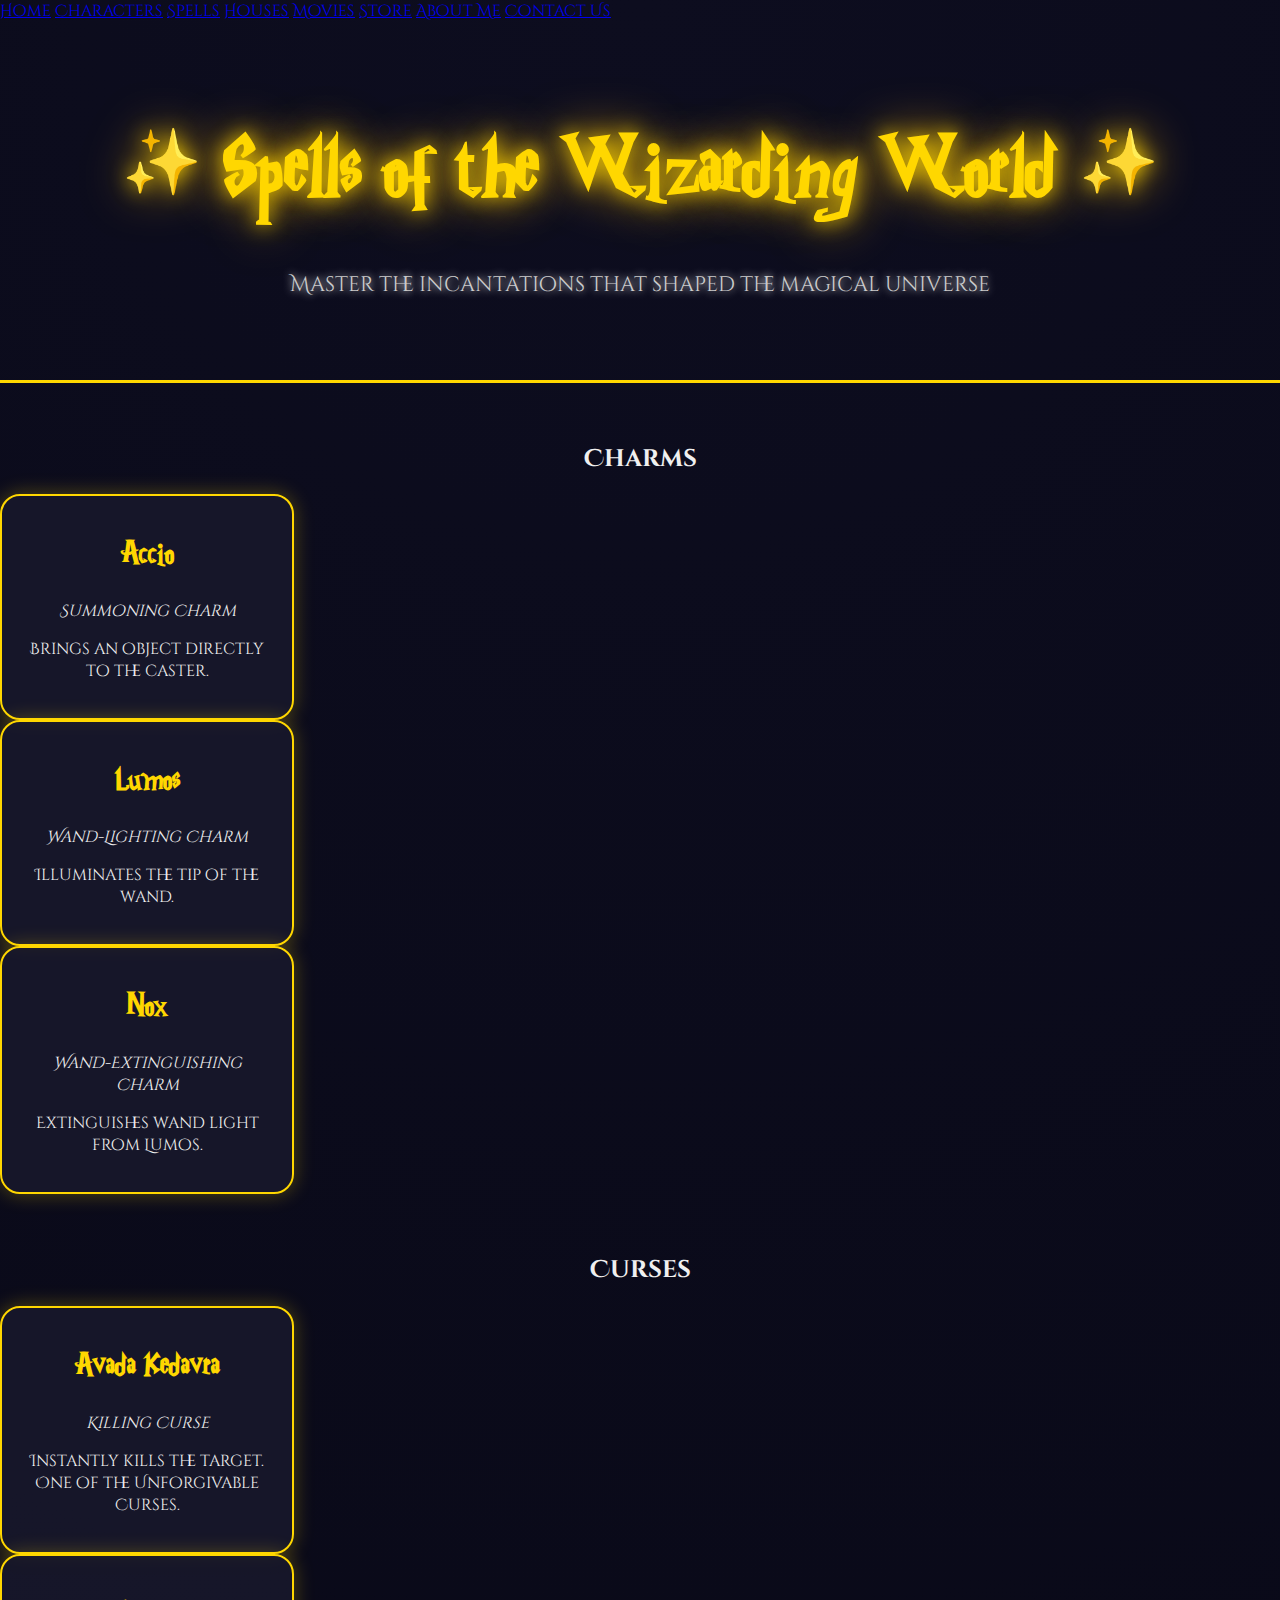
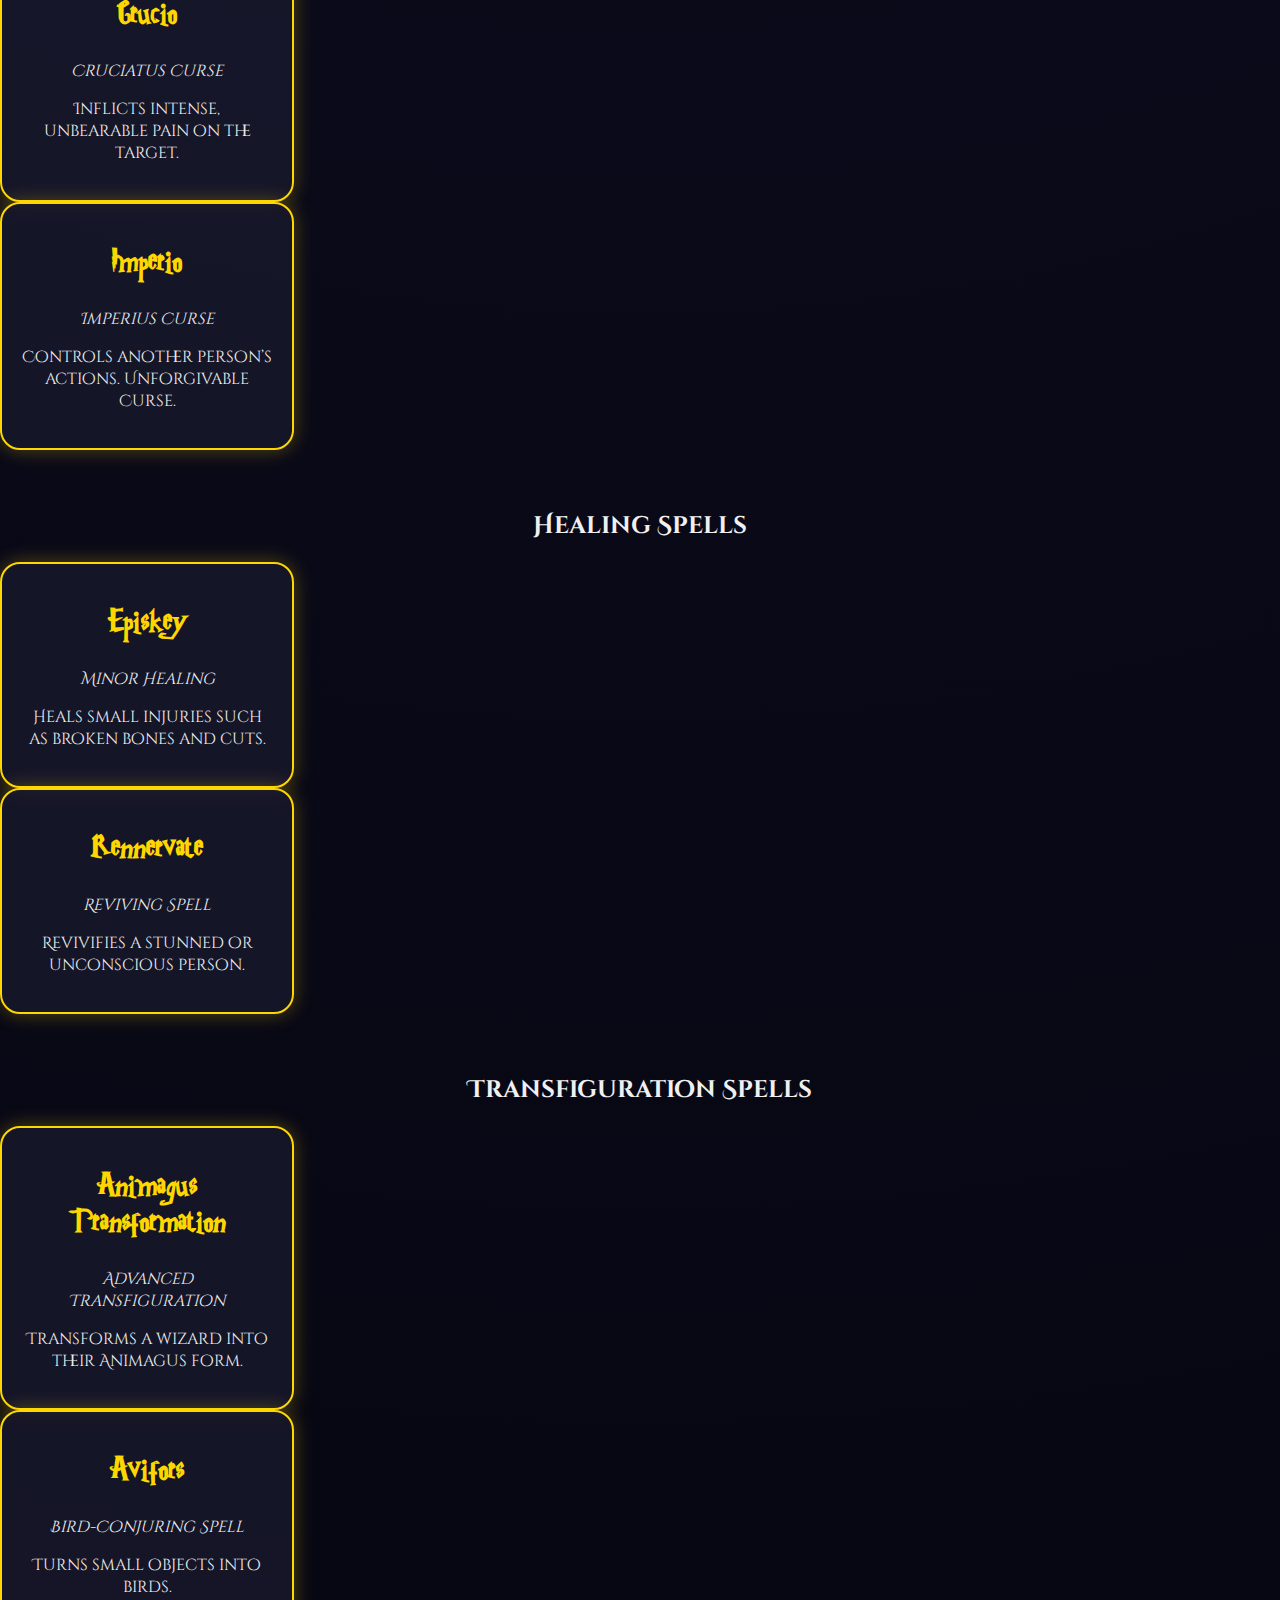
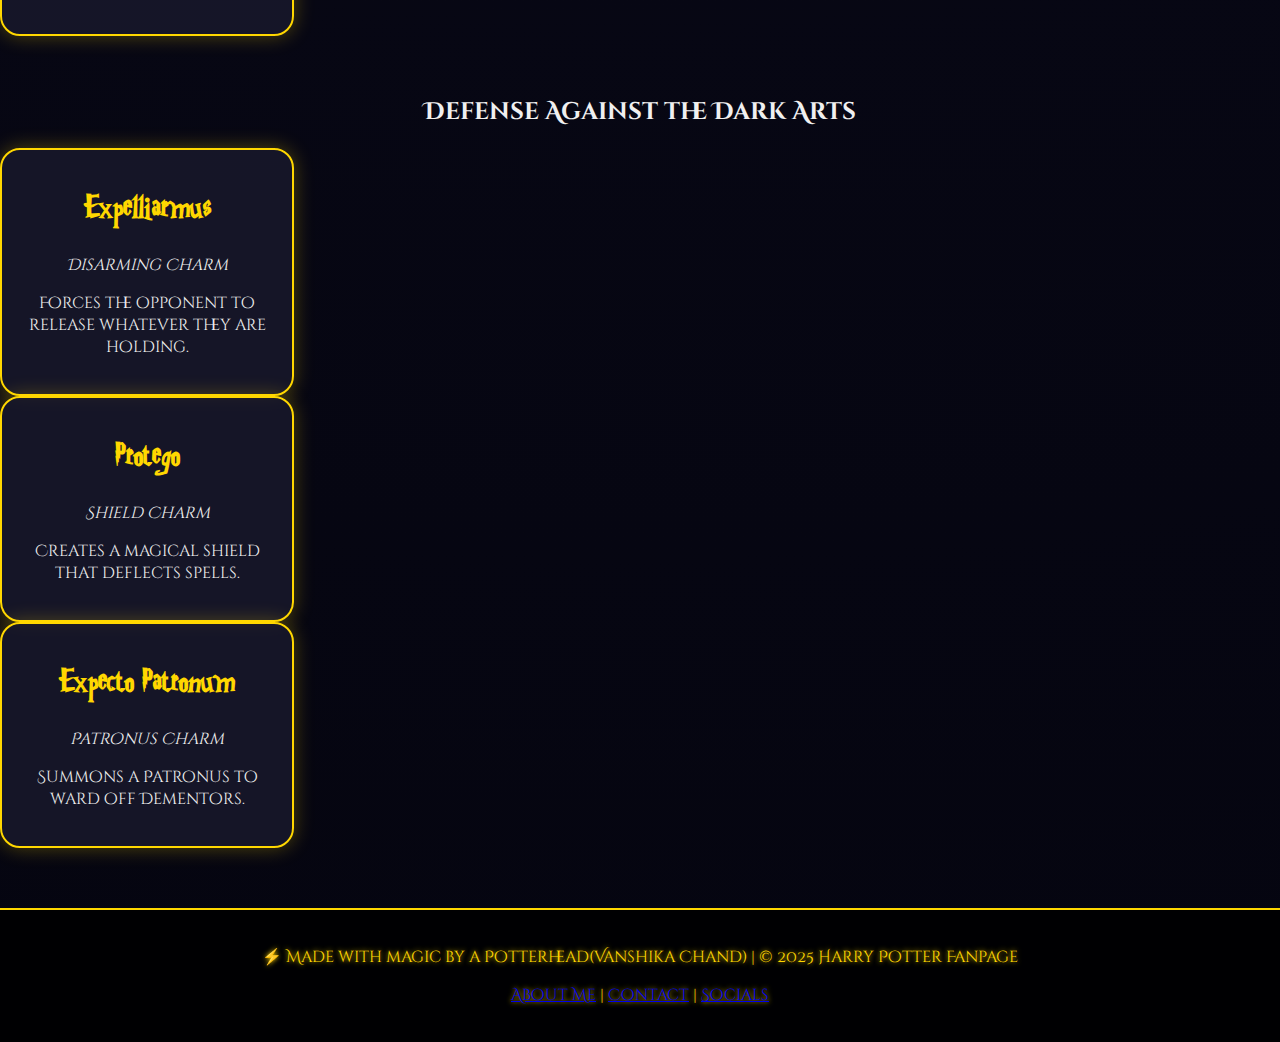
<file: aboutme.html>
<!DOCTYPE html>
<html lang="en">

<head>
  <meta charset="UTF-8">
  <meta name="viewport" content="width=device-width, initial-scale=1.0">
  <title>Harry Potter Spells</title>
  <link href="https://fonts.googleapis.com/css2?family=Cinzel+Decorative:wght@700&display=swap" rel="stylesheet">
  <link rel="stylesheet" href="spells.css">
</head>

<body>

  <!-- ===== Navigation ===== -->
  <nav>
    <a href="index.html">Home</a>
    <a href="Characters.html">Characters</a>
    <a href="spells.html">Spells</a>
    <a href="#">Houses</a>
    <a href="#">Movies</a>
    <a href="#">Store</a>
    <a href="aboutme.html">About Me</a>
    <a href="contactus.html">Contact Us</a>
  </nav>

  <!-- ===== Header ===== -->
  <header>
    <h1>✨ Spells of the Wizarding World ✨</h1>
    <p>Master the incantations that shaped the magical universe</p>
  </header>

  <div class="main">

    <!-- ===== Charms ===== -->
    <section class="spells-section">
      <h2>Charms</h2>
      <div class="spell-grid">
        <div class="spell-card">
          <h3>Accio</h3>
          <p><em>Summoning Charm</em></p>
          <p>Brings an object directly to the caster.</p>
        </div>
        <div class="spell-card">
          <h3>Lumos</h3>
          <p><em>Wand-Lighting Charm</em></p>
          <p>Illuminates the tip of the wand.</p>
        </div>
        <div class="spell-card">
          <h3>Nox</h3>
          <p><em>Wand-Extinguishing Charm</em></p>
          <p>Extinguishes wand light from Lumos.</p>
        </div>
      </div>
    </section>

    <!-- ===== Curses ===== -->
    <section class="spells-section">
      <h2>Curses</h2>
      <div class="spell-grid">
        <div class="spell-card">
          <h3>Avada Kedavra</h3>
          <p><em>Killing Curse</em></p>
          <p>Instantly kills the target. One of the Unforgivable Curses.</p>
        </div>
        <div class="spell-card">
          <h3>Crucio</h3>
          <p><em>Cruciatus Curse</em></p>
          <p>Inflicts intense, unbearable pain on the target.</p>
        </div>
        <div class="spell-card">
          <h3>Imperio</h3>
          <p><em>Imperius Curse</em></p>
          <p>Controls another person’s actions. Unforgivable Curse.</p>
        </div>
      </div>
    </section>

    <!-- ===== Healing Spells ===== -->
    <section class="spells-section">
      <h2>Healing Spells</h2>
      <div class="spell-grid">
        <div class="spell-card">
          <h3>Episkey</h3>
          <p><em>Minor Healing</em></p>
          <p>Heals small injuries such as broken bones and cuts.</p>
        </div>
        <div class="spell-card">
          <h3>Rennervate</h3>
          <p><em>Reviving Spell</em></p>
          <p>Revivifies a stunned or unconscious person.</p>
        </div>
      </div>
    </section>

    <!-- ===== Transfiguration ===== -->
    <section class="spells-section">
      <h2>Transfiguration Spells</h2>
      <div class="spell-grid">
        <div class="spell-card">
          <h3>Animagus Transformation</h3>
          <p><em>Advanced Transfiguration</em></p>
          <p>Transforms a wizard into their Animagus form.</p>
        </div>
        <div class="spell-card">
          <h3>Avifors</h3>
          <p><em>Bird-Conjuring Spell</em></p>
          <p>Turns small objects into birds.</p>
        </div>
      </div>
    </section>

    <!-- ===== Defense Against the Dark Arts ===== -->
    <section class="spells-section">
      <h2>Defense Against the Dark Arts</h2>
      <div class="spell-grid">
        <div class="spell-card">
          <h3>Expelliarmus</h3>
          <p><em>Disarming Charm</em></p>
          <p>Forces the opponent to release whatever they are holding.</p>
        </div>
        <div class="spell-card">
          <h3>Protego</h3>
          <p><em>Shield Charm</em></p>
          <p>Creates a magical shield that deflects spells.</p>
        </div>
        <div class="spell-card">
          <h3>Expecto Patronum</h3>
          <p><em>Patronus Charm</em></p>
          <p>Summons a Patronus to ward off Dementors.</p>
        </div>
      </div>
    </section>
  </div>

  <!-- ===== Footer ===== -->
  <footer>
    <p>⚡ Made with magic by a Potterhead(Vanshika Chand) | © 2025 Harry Potter Fanpage</p>
    <p>
      <a href="aboutme.html">About Me</a> |
      <a href="contactus.html">Contact</a> |
      <a href="#">Socials</a>
    </p>
  </footer>

</body>

</html>
</file>
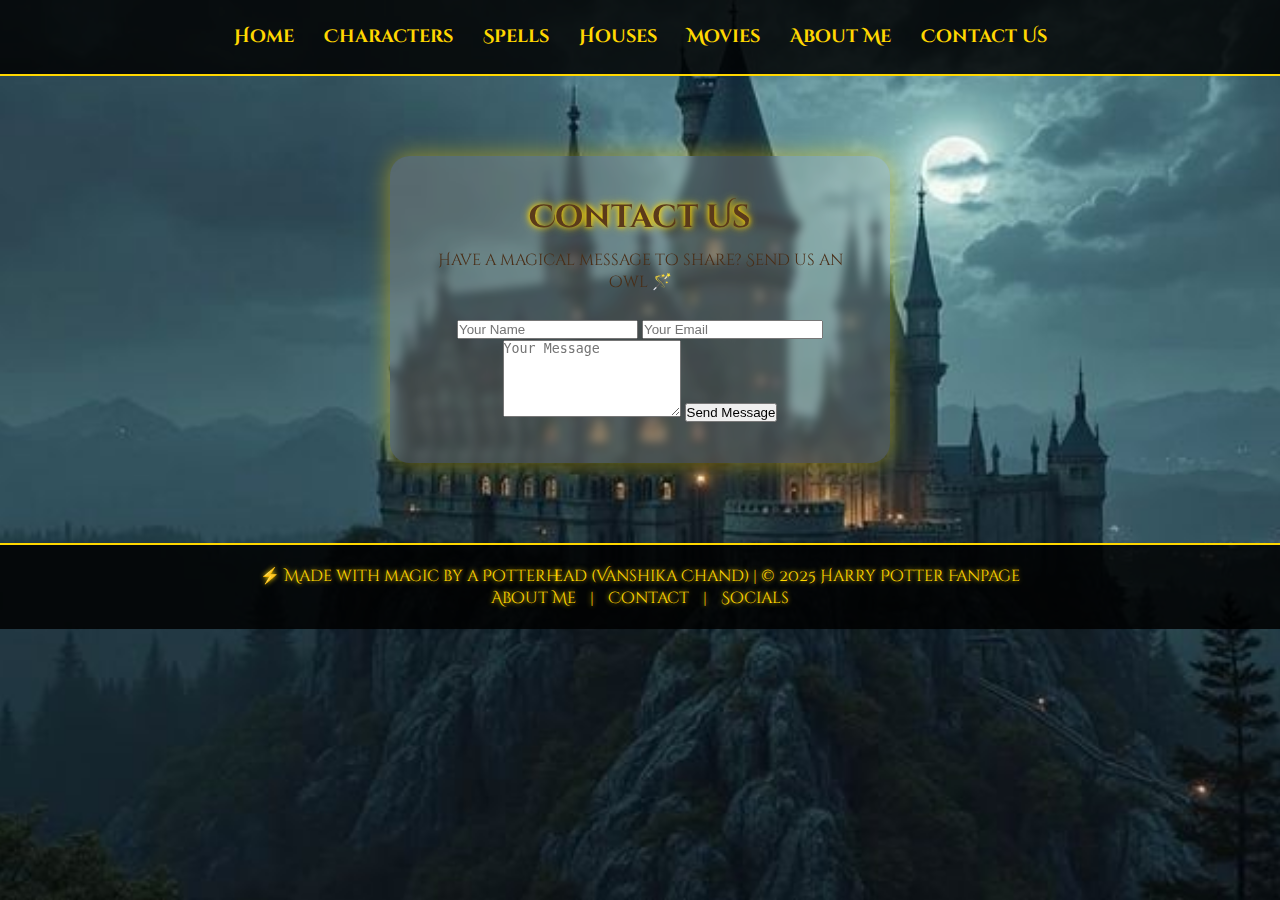
<file: contactus.html>
<!DOCTYPE html>
<html lang="en">

<head>
  <meta charset="UTF-8">
  <meta name="viewport" content="width=device-width, initial-scale=1.0">
  <title>Contact Us | Harry Potter Fanpage</title>
  <link href="https://fonts.googleapis.com/css2?family=Cinzel+Decorative:wght@700&display=swap" rel="stylesheet">
  <link rel="stylesheet" href="contactus.css">
</head>

<body>
  <!-- Navigation -->
  <nav>
    <a href="index.html">Home</a>
    <a href="#">Characters</a>
    <a href="#">Spells</a>
    <a href="#">Houses</a>
    <a href="#">Movies</a>
    <a href="aboutme.html">About Me</a>
    <a href="contactus.html">Contact Us</a>
  </nav>

  <!-- Contact Section -->
  <div class="contact-container">
    <div class="contact-card">
      <h2>Contact Us</h2>
      <p>Have a magical message to share? Send us an owl 🪄</p>
      <form>
        <input type="text" placeholder="Your Name" required>
        <input type="email" placeholder="Your Email" required>
        <textarea rows="5" placeholder="Your Message" required></textarea>
        <button type="submit">Send Message</button>
      </form>
    </div>
  </div>

  <!-- Footer -->
  <footer>
    <p>⚡ Made with magic by a Potterhead (Vanshika Chand) | © 2025 Harry Potter Fanpage</p>
    <p>
      <a href="aboutme.html">About Me</a> |
      <a href="contactus.css">Contact</a> |
      <a href="#">Socials</a>
    </p>
  </footer>
</body>

</html>
</file>
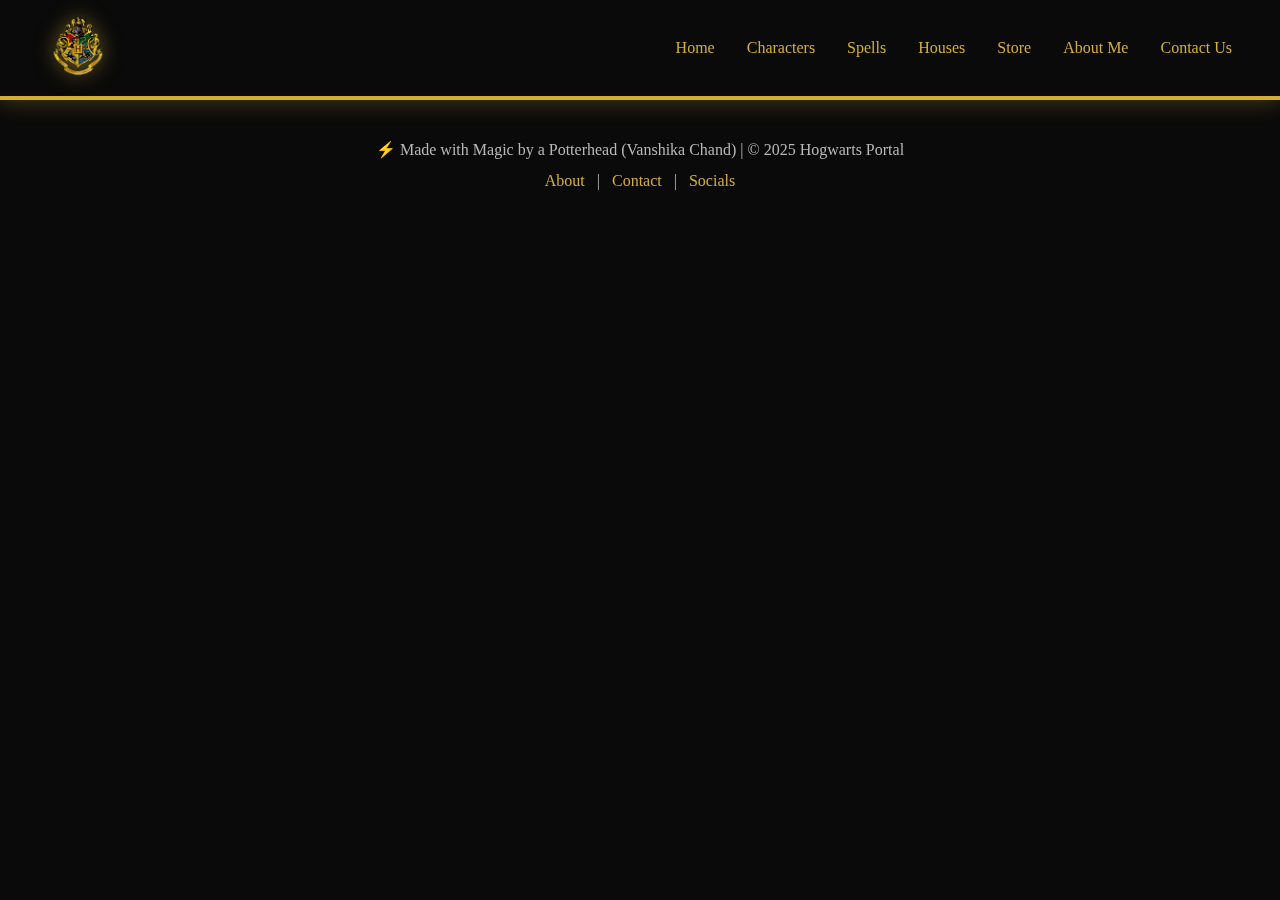
<file: houses.html>
<!DOCTYPE html>
<html lang="en">
<head>
  <meta charset="UTF-8">
  <meta name="viewport" content="width=device-width, initial-scale=1.0">
  <title>Document</title>
  <link rel="stylesheet" href="css/index.css">
</head>
<body>
  <header class="navbar">
  <div class="logo">
    <img src="media/hogwarts-crest.png" alt="Hogwarts Crest">
  </div>

  <!-- Hamburger Checkbox -->
  <input type="checkbox" id="menu-toggle" />
  <label for="menu-toggle" class="menu-icon">&#9776;</label>

  <!-- Nav Links -->
  <nav class="nav-links">
    <a href="index.html">Home</a>
    <a href="characters.html">Characters</a>
    <a href="spells.html">Spells</a>
    <a href="houses.html">Houses</a>
    <a href="store.html">Store</a>
    <a href="about.html">About Me</a>
    <a href="contact.html">Contact Us</a>
  </nav>
</header>


<footer class="footer">
  <p>⚡ Made with Magic by a Potterhead (Vanshika Chand) | © 2025 Hogwarts Portal</p>
  <p>
    <a href="about.html">About</a> |
    <a href="contact.html">Contact</a> |
    <a href="https://www.linkedin.com/in/vanshika-chand-b1a316324/" target="_blank">Socials</a>
  </p>
</footer>

</body>
</html>
</file>
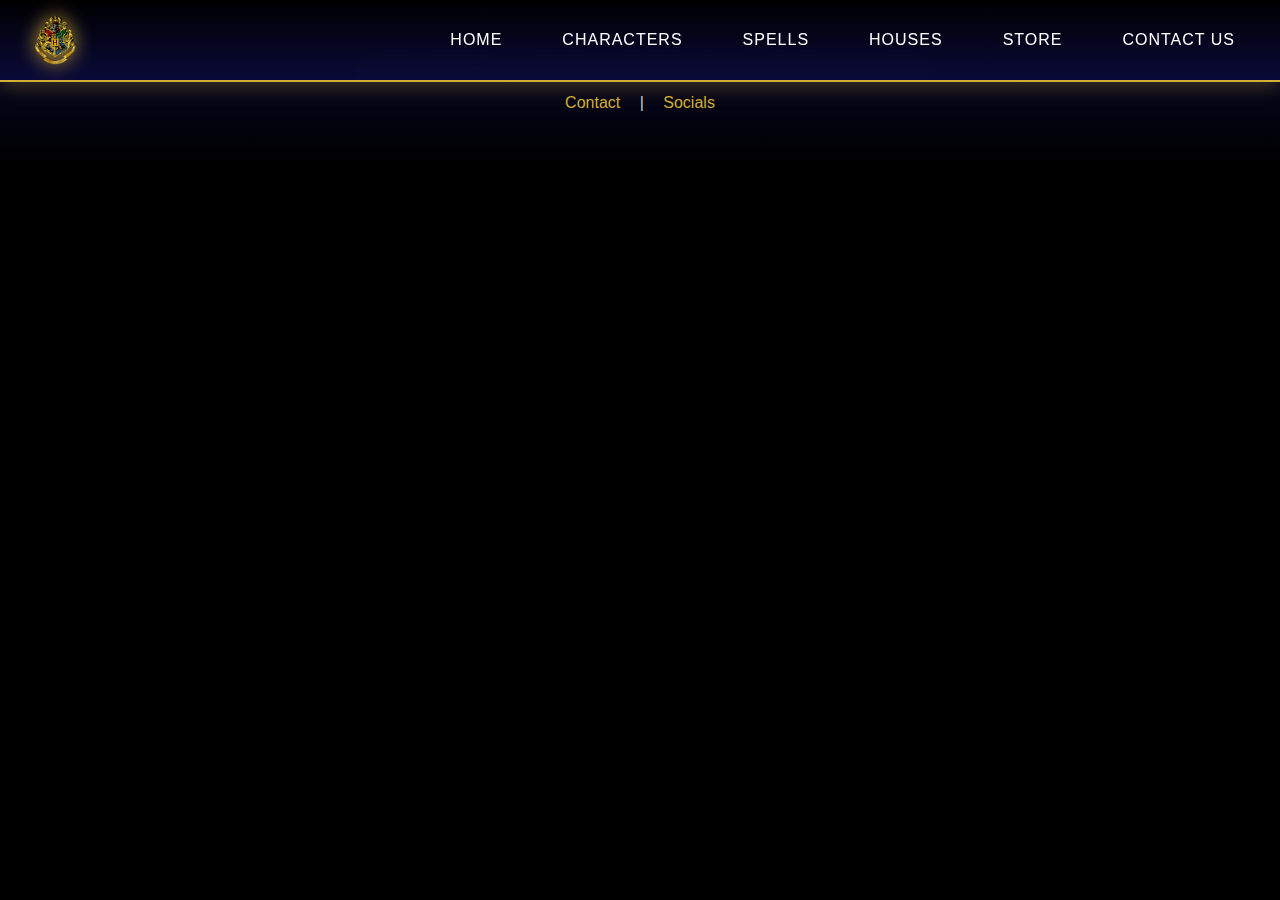
<file: movies.html>
<!DOCTYPE html>
<html lang="en">
<head>
  <meta charset="UTF-8">
  <meta name="viewport" content="width=device-width, initial-scale=1.0">
  <title>Document</title>
  <link rel="stylesheet" href="css/movies.css">
</head>
<body>
  <header class="navbar">
  <div class="logo">
    <img src="media/hogwarts-crest.png" alt="Hogwarts Crest">
  </div>

  <!-- Hamburger Checkbox -->
  <input type="checkbox" id="menu-toggle" />
  <label for="menu-toggle" class="menu-icon">&#9776;</label>

  <!-- Nav Links -->
  <nav class="nav-links">
    <a href="index.html">Home</a>
    <a href="characters.html">Characters</a>
    <a href="spells.html">Spells</a>
    <a href="houses.html">Houses</a>
    <a href="store.html">Store</a>
    <a href="contactus.html">Contact Us</a>
  </nav>
</header>


<footer class="footer">
  <p>⚡ Made with Magic by a Potterhead (Vanshika Chand) | © 2025 Hogwarts Portal</p>
  <p>
    <a href="contactus.html">Contact</a> |
    <a href="https://www.linkedin.com/in/vanshika-chand-b1a316324/" target="_blank">Socials</a>
  </p>
</footer>

</body>
</html>
</file>
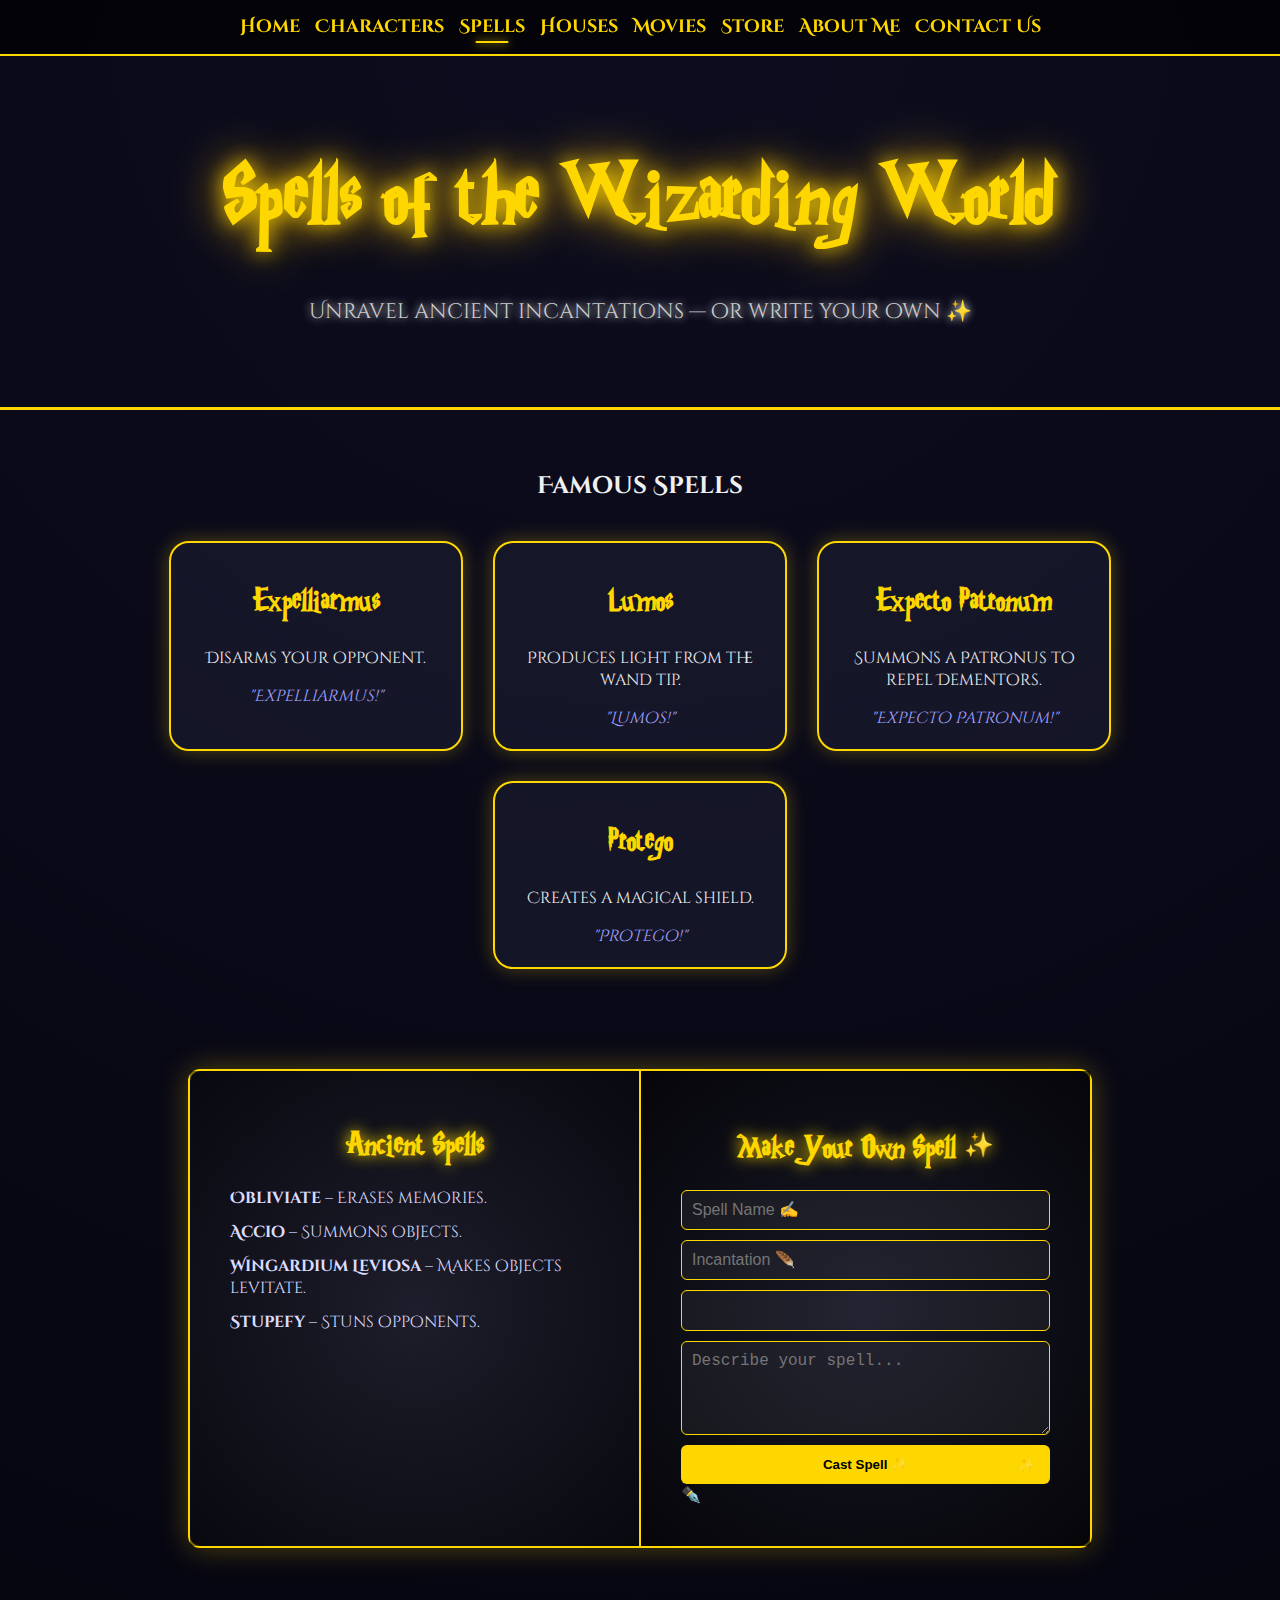
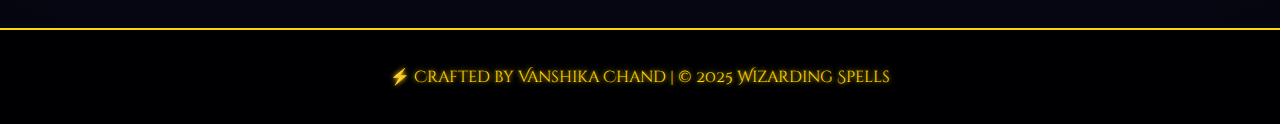
<file: spells.html>
<!DOCTYPE html>
<html lang="en">
<head>
  <meta charset="UTF-8">
  <meta name="viewport" content="width=device-width, initial-scale=1.0">
  <title>Wizarding Spells</title>
  <link href="https://fonts.googleapis.com/css2?family=Cinzel+Decorative:wght@700&display=swap" rel="stylesheet">
  <link rel="stylesheet" href="spells.css">
</head>
<body>

  <!-- ===== Fog Background ===== -->
  <div class="fog-layer"></div>
  <div class="fog-layer"></div>

  <!-- ===== NAVBAR ===== -->
  <nav class="nav-bar">
    <input type="checkbox" id="nav-toggle" class="nav-toggle">
    <label for="nav-toggle" class="hamburger">
      <span></span><span></span><span></span>
    </label>

    <div class="nav-links">
      <a href="index.html">Home</a>
      <a href="characters.html">Characters</a>
      <a href="spells.html" class="active">Spells</a>
      <a href="houses.html">Houses</a>
      <a href="movies.html">Movies</a>
      <a href="store.html">Store</a>
      <a href="aboutme.html">About Me</a>
      <a href="contactus.html">Contact Us</a>
    </div>
  </nav>

  <!-- ===== HEADER ===== -->
  <header>
    <h1>Spells of the Wizarding World</h1>
    <p>Unravel ancient incantations — or write your own ✨</p>
  </header>

  <!-- ===== FAMOUS SPELLS ===== -->
  <section class="spells-section">
    <h2>Famous Spells</h2>
    <div class="spells-grid">
      <div class="spell-card">
        <h3>Expelliarmus</h3>
        <p>Disarms your opponent.</p>
        <span class="incantation">"Expelliarmus!"</span>
      </div>
      <div class="spell-card">
        <h3>Lumos</h3>
        <p>Produces light from the wand tip.</p>
        <span class="incantation">"Lumos!"</span>
      </div>
      <div class="spell-card">
        <h3>Expecto Patronum</h3>
        <p>Summons a Patronus to repel Dementors.</p>
        <span class="incantation">"Expecto Patronum!"</span>
      </div>
      <div class="spell-card">
        <h3>Protego</h3>
        <p>Creates a magical shield.</p>
        <span class="incantation">"Protego!"</span>
      </div>
    </div>
  </section>

  <!-- ===== SPELLBOOK SECTION ===== -->
  <section class="spellbook">
    <div class="book">
      <div class="page left">
        <h2>Ancient Spells</h2>
        <ul>
          <li><b>Obliviate</b> – Erases memories.</li>
          <li><b>Accio</b> – Summons objects.</li>
          <li><b>Wingardium Leviosa</b> – Makes objects levitate.</li>
          <li><b>Stupefy</b> – Stuns opponents.</li>
        </ul>
      </div>

      <div class="page right">
        <h2>Make Your Own Spell ✨</h2>
        <form>
          <input type="text" placeholder="Spell Name ✍️" required>
          <input type="text" placeholder="Incantation 🪶" required>
          <select>
            <option>Charm</option>
            <option>Curse</option>
            <option>Hex</option>
            <option>Enchantment</option>
          </select>
          <textarea placeholder="Describe your spell..." rows="4"></textarea>
          <button class="cast-btn">Cast Spell ✨</button>
        </form>
        <div class="floating-quill">✒️</div>
      </div>
    </div>
  </section>

  <!-- ===== FOOTER ===== -->
  <footer>
    <p>⚡ Crafted by Vanshika Chand | © 2025 Wizarding Spells</p>
  </footer>

</body>
</html>
</file>
<file: spells.css>
@font-face {
  font-family: 'harrypotter';
  src: url(media/HarryPotter-ov4z.ttf);
}

body {
  font-family: 'Cinzel Decorative', serif;
  background: radial-gradient(circle at top, #0d0d1f, #050510);
  color: #f0f0f0;
  margin: 0;
  padding: 0;
  overflow-x: hidden;
  position: relative;
}

/* ===== NAVBAR (same as index) ===== */
.nav-bar {
  position: sticky;
  top: 0;
  background: rgba(0, 0, 0, 0.7);
  padding: 15px;
  border-bottom: 2px solid gold;
  display: flex;
  justify-content: center;
  align-items: center;
  backdrop-filter: blur(6px);
  z-index: 10;
}

.nav-links {
  display: flex;
  flex-wrap: wrap;
  justify-content: center;
  gap: 15px;
}

.nav-links a {
  color: gold;
  font-weight: bold;
  text-decoration: none;
  font-size: 1.1rem;
  text-shadow: 0 0 5px black;
  position: relative;
  transition: 0.3s;
}

.nav-links a.active::after {
  content: '';
  position: absolute;
  left: 50%;
  bottom: -4px;
  transform: translateX(-50%);
  width: 50%;
  height: 2px;
  background: gold;
  box-shadow: 0 0 10px gold;
  border-radius: 2px;
}

.nav-links a:hover {
  color: white;
  text-shadow: 0 0 15px gold;
}

.hamburger {
  display: none;
  flex-direction: column;
  cursor: pointer;
  width: 30px;
  height: 22px;
  justify-content: space-between;
  position: absolute;
  right: 20px;
  top: 15px;
}

.hamburger span {
  display: block;
  height: 4px;
  background: gold;
  border-radius: 2px;
  transition: 0.3s;
}

.nav-toggle {
  display: none;
}

/* ===== MOBILE MENU ===== */
@media (max-width: 850px) {
  .nav-links {
    position: absolute;
    top: 60px;
    left: 0;
    right: 0;
    background: rgba(0, 0, 0, 0.85);
    flex-direction: column;
    align-items: center;
    max-height: 0;
    overflow: hidden;
    transition: max-height 0.4s ease;
    border-bottom: 2px solid gold;
  }

  .nav-toggle:checked ~ .nav-links {
    max-height: 500px;
  }

  .hamburger {
    display: flex;
  }

  .nav-links a {
    padding: 10px;
    width: 100%;
    text-align: center;
  }

  .nav-toggle:checked + .hamburger span:nth-child(1) {
    transform: rotate(45deg) translate(5px, 5px);
  }
  .nav-toggle:checked + .hamburger span:nth-child(2) {
    opacity: 0;
  }
  .nav-toggle:checked + .hamburger span:nth-child(3) {
    transform: rotate(-45deg) translate(5px, -5px);
  }
}

/* ===== HEADER ===== */
header {
  text-align: center;
  padding: 60px 20px;
  border-bottom: 3px solid gold;
}

header h1 {
  font-family: 'harrypotter';
  font-size: 4rem;
  color: gold;
  text-shadow: 0 0 20px gold, 0 0 50px #ffb400;
  animation: glow 3s infinite alternate;
}

@keyframes glow {
  from { text-shadow: 0 0 10px #ffd700; }
  to { text-shadow: 0 0 25px #ffcc00, 0 0 60px #ffd700; }
}

header p {
  font-size: 1.3rem;
  color: #ccc;
  text-shadow: 0 0 8px #fff;
}

/* ===== SPELL CARDS ===== */
.spells-section {
  margin: 60px 0;
  text-align: center;
}

.spells-grid {
  display: flex;
  flex-wrap: wrap;
  justify-content: center;
  gap: 30px;
  padding: 20px;
}

.spell-card {
  background: rgba(25, 25, 45, 0.8);
  border: 2px solid gold;
  border-radius: 20px;
  padding: 20px;
  width: 250px;
  text-align: center;
  box-shadow: 0 0 20px rgba(255, 215, 0, 0.3);
  transition: transform 0.4s, box-shadow 0.4s;
  position: relative;
}

.spell-card:hover {
  transform: translateY(-10px) scale(1.05);
  box-shadow: 0 0 30px gold, 0 0 80px #ffb400;
}

.spell-card h3 {
  color: gold;
  font-family: 'harrypotter';
  font-size: 1.5rem;
}

.spell-card .incantation {
  display: block;
  margin-top: 10px;
  color: #a3a3ff;
  font-style: italic;
}

/* ===== SPELLBOOK ===== */
.spellbook {
  display: flex;
  flex-direction: column;
  align-items: center;
  margin: 80px auto;
}

.book {
  display: flex;
  background: rgba(20, 20, 35, 0.8);
  border: 2px solid gold;
  border-radius: 12px;
  box-shadow: 0 0 30px rgba(255, 215, 0, 0.3);
  width: 90%;
  max-width: 900px;
  position: relative;
  animation: openBook 2s ease forwards;
}

@keyframes openBook {
  from { transform: rotateY(90deg); opacity: 0; }
  to { transform: rotateY(0); opacity: 1; }
}

.page {
  flex: 1;
  padding: 40px;
  color: #e8e8ff;
}

.page.left {
  border-right: 2px solid gold;
  background: radial-gradient(circle at center, rgba(255,255,255,0.05), rgba(0,0,0,0.5));
}

.page.right {
  background: radial-gradient(circle at center, rgba(255,255,255,0.03), rgba(0,0,0,0.7));
}

.page h2 {
  color: gold;
  text-align: center;
  text-shadow: 0 0 15px gold;
  font-family: 'harrypotter';
}

.page ul {
  list-style: none;
  padding: 0;
}

.page li {
  margin: 12px 0;
  color: #dcdcff;
}

/* ===== SPELL FORM ===== */
form {
  display: flex;
  flex-direction: column;
  gap: 10px;
}

input, select, textarea {
  padding: 10px;
  border-radius: 6px;
  border: 1px solid gold;
  background: rgba(255, 255, 255, 0.05);
  color: rgba(0, 0, 0, 0);
  font-size: 1rem;
}

.cast-btn {
  background: gold;
  color: black;
  border: none;
  border-radius: 6px;
  padding: 12px;
  font-weight: bold;
  cursor: pointer;
  transition: all 0.3s ease;
  position: relative;
  overflow: hidden;
}

.cast-btn:hover {
  background: #ffcc00;
  box-shadow: 0 0 20px gold;
}

.cast-btn::after {
  content: "✨";
  position: absolute;
  right: 15px;
  top: 50%;
  transform: translateY(-50%);
}

/* ===== Hidden New Spell Card ===== */
.new-spell {
  margin-top: 40px;
  padding: 20px;
  background: rgba(30,30,60,0.7);
  border: 2px solid gold;
  border-radius: 15px;
  width: 60%;
  text-align: center;
  color: #f0f0f0;
  box-shadow: 0 0 20px gold;
  animation: fadeInSpell 4s ease forwards;
}

@keyframes fadeInSpell {
  0% { opacity: 0; transform: translateY(20px); }
  100% { opacity: 1; transform: translateY(0); }
}

/* ===== FOOTER ===== */
footer {
  background: rgba(0,0,0,0.85);
  color: gold;
  text-align: center;
  padding: 20px;
  border-top: 2px solid gold;
  text-shadow: 0 0 5px gold;
}
</file>
<file: css/index.css>
/* ========================================
   HARRY POTTER FANPAGE - DARK HOGWARTS THEME
   FULLY CINEMATIC VERSION WITH BACKGROUND VIDEO
   ======================================== */

/* FONT IMPORT */
@font-face {
    font-family: 'HarryPotter';
    src: url('../media/HarryPotter-ov4z.ttf') format('truetype');
    font-weight: normal;
    font-style: normal;
}

/* GLOBAL RESET & BASE STYLES */
* {
    margin: 0;
    padding: 0;
    box-sizing: border-box;
}

body {
    font-family: 'Cinzel', 'Georgia', serif;
    background-color: #0a0a0a;
    color: #d4d4d4;
    overflow-x: hidden;
    cursor: url('../media/cursor.cur'), auto;
}

a {
    cursor: url('../media/pointer.cur'), pointer;
}

/* ========================================
   INTRO TOGGLE MECHANISM (PURE CSS)
   ======================================== */
.intro-toggle {
    display: none;
}

/* ========================================
   INTRO SCREEN SECTION
   ======================================== */
.intro-screen {
    position: fixed;
    top: 0;
    left: 0;
    width: 100%;
    height: 100vh;
    background: #000000;
    display: flex;
    align-items: center;
    justify-content: center;
    z-index: 9999;
    opacity: 1;
    visibility: visible;
    transition: opacity 1.5s ease-out, visibility 1.5s ease-out;
}

/* When checkbox is checked, hide intro screen */
.intro-toggle:checked ~ .intro-screen {
    opacity: 0;
    visibility: hidden;
    pointer-events: none;
}

#particles-js {
    position: absolute;
    width: 100%;
    height: 100%;
    top: 0;
    left: 0;
}

.intro-content {
    position: relative;
    z-index: 10;
    text-align: center;
    animation: fadeInUp 2s ease-out;
}

.intro-crest {
    width: 200px;
    height: auto;
    margin-bottom: 30px;
    animation: floatCrest 3s ease-in-out infinite;
    filter: drop-shadow(0 0 20px rgba(212, 175, 55, 0.5));
}

.intro-title {
    font-family: 'HarryPotter', serif;
    font-size: 4rem;
    color: #d4af37;
    margin-bottom: 40px;
    text-shadow: 0 0 20px rgba(212, 175, 55, 0.7);
    letter-spacing: 3px;
}

.start-btn {
    font-family: 'HarryPotter', serif;
    font-size: 1.5rem;
    padding: 18px 45px;
    background: linear-gradient(135deg, #d4af37, #f4e5a1);
    color: #1a1a1a;
    border: none;
    border-radius: 8px;
    cursor: url('../media/pointer.cur'), pointer;
    transition: all 0.4s ease;
    box-shadow: 0 0 30px rgba(212, 175, 55, 0.6);
    position: relative;
    overflow: hidden;
    display: inline-block;
}

.start-btn:before {
    content: '';
    position: absolute;
    top: 50%;
    left: 50%;
    width: 0;
    height: 0;
    border-radius: 50%;
    background: rgba(255, 255, 255, 0.3);
    transform: translate(-50%, -50%);
    transition: width 0.6s, height 0.6s;
}

.start-btn:hover:before {
    width: 300px;
    height: 300px;
}

.start-btn:hover {
    transform: scale(1.08);
    box-shadow: 0 0 50px rgba(212, 175, 55, 1);
}

/* ========================================
   MAIN PAGE CONTAINER WITH BACKGROUND VIDEO
   ======================================== */
.main-page {
    opacity: 0;
    visibility: hidden;
    transition: opacity 1.5s ease-in 0.5s, visibility 0s 2s;
    position: relative;
    min-height: 100vh;
}

/* When checkbox is checked, show main page */
.intro-toggle:checked ~ .main-page {
    opacity: 1;
    visibility: visible;
    transition: opacity 1.5s ease-in 1.5s, visibility 0s 1.5s;
}

/* FULL BACKGROUND VIDEO */
#bg-video {
    position: fixed;
    top: 0;
    left: 0;
    width: 100%;
    height: 100vh;
    object-fit: cover;
    z-index: -2;
}

/* Video Overlay for Readability */
.video-overlay {
    position: fixed;
    top: 0;
    left: 0;
    width: 100%;
    height: 100vh;
    z-index: -1;
}

/* ========================================
   NAVBAR
   ======================================== */
.navbar {
    background: rgba(10, 10, 10, 0.85);
    backdrop-filter: blur(15px);
    padding: 1rem 3rem;
    display: flex;
    align-items: center;
    justify-content: space-between;
    position: sticky;
    top: 0;
    z-index: 1000;
    border-bottom: 2px solid #d4af37;
    box-shadow: 0 4px 20px rgba(212, 175, 55, 0.3);
}

.logo img {
    height: 60px;
    filter: drop-shadow(0 0 10px rgba(212, 175, 55, 0.5));
}

.nav-links {
    display: flex;
    gap: 2rem;
    align-items: center;
}

.nav-links a {
    color: #d4af37;
    text-decoration: none;
    font-size: 1rem;
    font-weight: 500;
    transition: all 0.3s ease;
    position: relative;
    padding: 5px 0;
}

.nav-links a:after {
    content: '';
    position: absolute;
    bottom: 0;
    left: 0;
    width: 0;
    height: 2px;
    background: #d4af37;
    transition: width 0.3s ease;
}

.nav-links a:hover {
    color: #f4e5a1;
    text-shadow: 0 0 10px rgba(212, 175, 55, 0.8);
}

.nav-links a:hover:after {
    width: 100%;
}

/* Mobile Menu Toggle */
#menu-toggle {
    display: none;
}

.menu-icon {
    display: none;
    font-size: 2rem;
    color: #d4af37;
    cursor: pointer;
}

/* ========================================
   HERO SECTION
   ======================================== */
.hero {
    position: relative;
    height: 90vh;
    display: flex;
    align-items: center;
    justify-content: center;
    overflow: hidden;
}

.hero-overlay {
    position: absolute;
    top: 0;
    left: 0;
    width: 100%;
    height: 100%;
    background: radial-gradient(
        ellipse at center,
        rgba(0, 0, 0, 0.3) 0%,
        rgba(0, 0, 0, 0.6) 100%
    );
}

.hero-content {
    position: relative;
    z-index: 10;
    text-align: center;
    max-width: 900px;
    padding: 2rem;
}

.hero-title {
    font-family: 'HarryPotter', serif;
    font-size: 5rem;
    color: #d4af37;
    margin-bottom: 1.5rem;
    text-shadow: 0 0 30px rgba(212, 175, 55, 0.7), 0 5px 20px rgba(0, 0, 0, 0.9);
    animation: glowPulse 3s ease-in-out infinite;
}

.hero-subtitle {
    font-size: 1.4rem;
    color: #e8e8e8;
    margin-bottom: 3rem;
    line-height: 1.8;
    text-shadow: 0 3px 15px rgba(0, 0, 0, 0.9);
}

.hero-buttons {
    display: flex;
    gap: 2rem;
    justify-content: center;
    flex-wrap: wrap;
}

.btn {
    padding: 15px 35px;
    font-size: 1.1rem;
    text-decoration: none;
    border-radius: 8px;
    transition: all 0.4s ease;
    font-weight: 600;
    position: relative;
    overflow: hidden;
}

.btn-primary {
    background: linear-gradient(135deg, #d4af37, #f4e5a1);
    color: #1a1a1a;
    box-shadow: 0 5px 20px rgba(212, 175, 55, 0.4);
}

.btn-primary:hover {
    transform: translateY(-3px);
    box-shadow: 0 8px 30px rgba(212, 175, 55, 0.7);
}

.btn-secondary {
    background: transparent;
    color: #d4af37;
    border: 2px solid #d4af37;
}

.btn-secondary:hover {
    background: #d4af37;
    color: #1a1a1a;
    transform: translateY(-3px);
}

/* ========================================
   FEATURED SECTION WITH VIDEO BACKGROUNDS
   ======================================== */
.featured {
    padding: 6rem 2rem;
    background: rgba(15, 15, 15, 0.7);
    backdrop-filter: blur(5px);
    position: relative;
    z-index: 1;
}

.container {
    max-width: 1200px;
    margin: 0 auto;
}

.section-title {
    font-family: 'HarryPotter', serif;
    font-size: 3rem;
    text-align: center;
    color: #d4af37;
    margin-bottom: 4rem;
    text-shadow: 0 0 20px rgba(212, 175, 55, 0.5), 0 3px 15px rgba(0, 0, 0, 0.9);
}

.feature-grid {
    display: grid;
    grid-template-columns: repeat(auto-fit, minmax(280px, 1fr));
    gap: 2.5rem;
}

.feature-card {
    background: rgba(20, 20, 20, 0.9);
    border: 2px solid #2a2a2a;
    border-radius: 12px;
    overflow: hidden;
    position: relative;
    height: 400px;
    transition: all 0.4s ease;
}

/* Video Background */
.feature-video {
    position: absolute;
    top: 0;
    left: 0;
    width: 100%;
    height: 100%;
    object-fit: cover;
    z-index: 1;
}

/* Dark Overlay for Readability */
.feature-card .overlay {
    position: absolute;
    top: 0;
    left: 0;
    width: 100%;
    height: 100%;
    background: linear-gradient(
        to bottom,
        rgba(0, 0, 0, 0.3) 0%,
        rgba(0, 0, 0, 0.6) 50%,
        rgba(0, 0, 0, 0.85) 100%
    );
    z-index: 2;
    transition: background 0.4s ease;
}

/* Content Layer */
.feature-content {
    position: relative;
    z-index: 3;
    padding: 2.5rem;
    height: 100%;
    display: flex;
    flex-direction: column;
    justify-content: center;
    text-align: center;
}

/* Hover Effects */
.feature-card:hover {
    border-color: #d4af37;
    transform: translateY(-10px) scale(1.02);
    box-shadow: 0 15px 50px rgba(212, 175, 55, 0.5);
}

.feature-card:hover .overlay {
    background: linear-gradient(
        to bottom,
        rgba(0, 0, 0, 0.2) 0%,
        rgba(0, 0, 0, 0.5) 50%,
        rgba(0, 0, 0, 0.8) 100%
    );
}

.feature-card:hover .feature-video {
    transform: scale(1.05);
    transition: transform 0.4s ease;
}

.feature-icon {
    font-size: 4rem;
    margin-bottom: 1.5rem;
    filter: drop-shadow(0 0 15px rgba(212, 175, 55, 0.7));
    animation: iconFloat 3s ease-in-out infinite;
}

.feature-card h3 {
    font-size: 1.6rem;
    color: #d4af37;
    margin-bottom: 1rem;
    text-shadow: 0 2px 10px rgba(0, 0, 0, 0.9);
}

.feature-card p {
    color: #e8e8e8;
    line-height: 1.7;
    margin-bottom: 1.5rem;
    text-shadow: 0 2px 10px rgba(0, 0, 0, 0.9);
}

.feature-link {
    color: #d4af37;
    text-decoration: none;
    font-weight: 600;
    transition: all 0.3s ease;
    text-shadow: 0 2px 8px rgba(0, 0, 0, 0.9);
}

.feature-link:hover {
    color: #f4e5a1;
    text-shadow: 0 0 15px rgba(212, 175, 55, 0.9);
}

/* ========================================
   QUOTE SECTION
   ======================================== */
.quote-section {
    padding: 5rem 2rem;
    background: rgba(26, 26, 26, 0.8);
    backdrop-filter: blur(5px);
    position: relative;
    z-index: 1;
}

.quote-section:before {
    content: '"';
    position: absolute;
    top: 20px;
    left: 50%;
    transform: translateX(-50%);
    font-size: 15rem;
    color: rgba(212, 175, 55, 0.1);
    font-family: 'HarryPotter', serif;
}

.magical-quote {
    max-width: 800px;
    margin: 0 auto;
    text-align: center;
    position: relative;
    z-index: 10;
}

.magical-quote p {
    font-size: 2rem;
    font-style: italic;
    color: #d4af37;
    margin-bottom: 1.5rem;
    line-height: 1.6;
    text-shadow: 0 3px 15px rgba(0, 0, 0, 0.9);
}

.magical-quote cite {
    font-size: 1.2rem;
    color: #b8b8b8;
    font-style: normal;
    text-shadow: 0 2px 10px rgba(0, 0, 0, 0.9);
}

/* ========================================
   FOOTER
   ======================================== */
.footer {
    background: rgba(10, 10, 10, 0.9);
    backdrop-filter: blur(10px);
    padding: 2.5rem 2rem;
    text-align: center;
    border-top: 2px solid #d4af37;
    color: #b8b8b8;
    position: relative;
    z-index: 1;
}

.footer p {
    margin-bottom: 0.8rem;
}

.footer a {
    color: #d4af37;
    text-decoration: none;
    transition: all 0.3s ease;
    margin: 0 0.5rem;
}

.footer a:hover {
    color: #f4e5a1;
    text-shadow: 0 0 10px rgba(212, 175, 55, 0.8);
}

/* ========================================
   ANIMATIONS
   ======================================== */
@keyframes fadeInUp {
    from {
        opacity: 0;
        transform: translateY(50px);
    }
    to {
        opacity: 1;
        transform: translateY(0);
    }
}

@keyframes floatCrest {
    0%, 100% {
        transform: translateY(0);
    }
    50% {
        transform: translateY(-20px);
    }
}

@keyframes glowPulse {
    0%, 100% {
        text-shadow: 0 0 30px rgba(212, 175, 55, 0.7), 0 5px 20px rgba(0, 0, 0, 0.9);
    }
    50% {
        text-shadow: 0 0 50px rgba(212, 175, 55, 1), 0 5px 20px rgba(0, 0, 0, 0.9);
    }
}

@keyframes iconFloat {
    0%, 100% {
        transform: translateY(0);
    }
    50% {
        transform: translateY(-10px);
    }
}

/* ========================================
   RESPONSIVE DESIGN
   ======================================== */
@media (max-width: 768px) {
    .navbar {
        padding: 1rem;
        flex-wrap: wrap;
    }

    .menu-icon {
        display: block;
    }

    .nav-links {
        display: none;
        flex-direction: column;
        width: 100%;
        gap: 1rem;
        padding-top: 1rem;
    }

    #menu-toggle:checked ~ .nav-links {
        display: flex;
    }

    .intro-title {
        font-size: 2.5rem;
    }

    .intro-crest {
        width: 150px;
    }

    .start-btn {
        font-size: 1.2rem;
        padding: 15px 35px;
    }

    .hero-title {
        font-size: 3rem;
    }

    .hero-subtitle {
        font-size: 1.1rem;
    }

    .section-title {
        font-size: 2.2rem;
    }

    .feature-grid {
        grid-template-columns: 1fr;
    }

    .feature-card {
        height: 350px;
    }

    .magical-quote p {
        font-size: 1.5rem;
    }

    .hero-buttons {
        flex-direction: column;
        gap: 1rem;
    }
}

@media (max-width: 480px) {
    .intro-title {
        font-size: 2rem;
    }

    .hero-title {
        font-size: 2.2rem;
    }

    .start-btn {
        font-size: 1rem;
        padding: 12px 28px;
    }

    .feature-card {
        height: 320px;
    }

    .feature-content {
        padding: 1.5rem;
    }

    .feature-icon {
        font-size: 3rem;
    }
}
</file>
<file: contactus.css>
/* ===== Reset ===== */
* {
  margin: 0;
  padding: 0;
  box-sizing: border-box;
}

body {
  font-family: 'Cinzel Decorative', serif;
  background: url(media/hogwarts.jpg) no-repeat center center fixed;
  background-size: cover;
  color: #3e2c1c;
  min-height: 100vh;
  position: relative;
}

/* ===== NAVBAR ===== */
nav {
  background: rgba(0, 0, 0, 0.85);
  padding: 15px;
  display: flex;
  justify-content: center;
  flex-wrap: wrap;
  border-bottom: 2px solid gold;
  color: gold;
  position: sticky;
  top: 0;
  z-index: 10;
}

nav a {
  margin: 10px 15px;
  text-decoration: none;
  color: gold;
  font-weight: bold;
  font-size: 1.1rem;
  transition: color 0.3s, text-shadow 0.3s;
}

nav a:hover,
nav a.active {
  color: white;
  text-shadow: 0 0 10px gold;
}

/* ===== CONTACT FORM ===== */
.contact-container {
  background: rgba(244, 226, 200, 0.2); /* transparent parchment */
  padding: 40px;
  border-radius: 20px;
  max-width: 500px;
  margin: 80px auto;
  box-shadow: 0 0 25px rgba(255, 215, 0, 0.5);
  text-align: center;
  position: relative;
  backdrop-filter: blur(5px); /* softens the video behind */
  overflow: hidden;
  z-index: 1;
}

.form-bg-video {
  position: absolute;
  top: 0; left: 0;
  width: 100%; height: 100%;
  object-fit: cover;
  z-index: 0;
  opacity: 0.3;
  border-radius: 20px;
}

.contact-container h2 {
  font-size: 2rem;
  margin-bottom: 10px;
  color: #5b3a1a;
  text-shadow: 0 0 5px gold, 0 0 10px #ffd700;
  position: relative;
  z-index: 1;
}

.contact-container p {
  font-size: 1rem;
  margin-bottom: 25px;
  color: #4a2e17;
  position: relative;
  z-index: 1;
}

.contact-form {
  display: flex;
  flex-direction: column;
  gap: 15px;
  position: relative;
  z-index: 1;
}

.contact-form label {
  text-align: left;
  font-weight: bold;
  position: relative;
  z-index: 1;
}

.contact-form input,
.contact-form textarea {
  padding: 10px;
  border: 2px solid #a17c5b;
  border-radius: 8px;
  font-family: 'Cinzel Decorative', serif;
  font-size: 1rem;
  transition: 0.3s;
  position: relative;
  z-index: 1;
}

.contact-form input:hover,
.contact-form textarea:hover,
.contact-form input:focus,
.contact-form textarea:focus {
  border-color: #d4af37;
  box-shadow: 0 0 10px gold;
}

.contact-form button {
  width: 60px;
  height: 60px;
  border-radius: 50%;
  font-size: 1.5rem;
  background-color: #d4af37;
  color: black;
  border: none;
  cursor: pointer;
  transition: transform 0.3s, box-shadow 0.3s;
  margin: 0 auto;
}

.contact-form button:hover {
  transform: scale(1.2);
  box-shadow: 0 0 20px gold, 0 0 30px #ffd700;
}

/* ===== FOOTER ===== */
footer {
  background: rgba(0, 0, 0, 0.85);
  color: gold;
  text-align: center;
  padding: 20px;
  border-top: 2px solid gold;
  font-size: 1rem;
  text-shadow: 0 0 5px gold;
}

footer a {
  color: gold;
  text-decoration: none;
  margin: 0 10px;
  transition: color 0.3s, text-shadow 0.3s;
}

footer a:hover {
  color: white;
  text-shadow: 0 0 10px gold;
}
</file>
<file: css/movies.css>
/* ===== GLOBAL RESET & BASE STYLES ===== */
* {
  margin: 0;
  padding: 0;
  box-sizing: border-box;
}

:root {
  --black: #000000;
  --gold: #d4af37;
  --deep-blue: #0a0a3b;
  --dark-blue: #1a1a4f;
  --light-gold: #f4d76f;
  --white: #ffffff;
  --glow-blue: rgba(10, 10, 59, 0.8);
  --glow-gold: rgba(212, 175, 55, 0.6);
  --ember: #ff9d4d;
}

body {
  font-family: 'Cormorant Garamond', serif;
  background: #000000;
  color: var(--white);
  line-height: 1.7;
  overflow-x: hidden;
  position: relative;
  min-height: 100vh;
}

h1, h2, h3, h4, h5, h6 {
  font-family: 'Cinzel Decorative', cursive;
  color: var(--gold);
  text-shadow: 0 0 15px var(--glow-gold);
}

a {
  text-decoration: none;
  color: inherit;
  transition: all 0.3s ease;
}

img {
  max-width: 100%;
  height: auto;
  display: block;
}

.container {
  max-width: 1400px;
  margin: 0 auto;
  padding: 0 20px;
}

/* ===== NAVBAR STYLES ===== */
.navbar {
  position: fixed;
  top: 0;
  left: 0;
  right: 0;
  background: linear-gradient(180deg, rgba(0, 0, 0, 0.98) 0%, rgba(10, 10, 59, 0.95) 100%);
  border-bottom: 2px solid var(--gold);
  box-shadow: 0 4px 20px rgba(212, 175, 55, 0.3);
  padding: 15px 30px;
  display: flex;
  justify-content: space-between;
  align-items: center;
  z-index: 1000;
  backdrop-filter: blur(10px);
}

.logo img {
  height: 50px;
  width: auto;
  filter: drop-shadow(0 0 10px var(--gold));
  transition: transform 0.3s ease;
}

.logo img:hover {
  transform: scale(1.1) rotate(5deg);
}

.nav-links {
  display: flex;
  gap: 30px;
  align-items: center;
}

.nav-links a {
  font-family: 'Poppins', sans-serif;
  font-size: 1rem;
  color: var(--white);
  text-transform: uppercase;
  letter-spacing: 1px;
  padding: 8px 15px;
  border-radius: 5px;
  position: relative;
  transition: all 0.3s ease;
}

.nav-links a::before {
  content: '';
  position: absolute;
  bottom: 0;
  left: 50%;
  width: 0;
  height: 2px;
  background: var(--gold);
  transform: translateX(-50%);
  transition: width 0.3s ease;
}

.nav-links a:hover,
.nav-links a.active {
  color: var(--gold);
  text-shadow: 0 0 10px var(--glow-gold);
}

.nav-links a:hover::before,
.nav-links a.active::before {
  width: 100%;
}

#menu-toggle {
  display: none;
}

.menu-icon {
  display: none;
  font-size: 2rem;
  color: var(--gold);
  cursor: pointer;
  transition: transform 0.3s ease;
}

.menu-icon:hover {
  transform: scale(1.1);
}

/* ===== BACKGROUND VIDEO ===== */
.movies-bg {
  position: fixed;
  top: 0;
  left: 0;
  width: 100%;
  height: 100%;
  z-index: -2;
  overflow: hidden;
}

.movies-bg video {
  width: 100%;
  height: 100%;
  object-fit: cover;
  opacity: 0.25;
}

.bg-overlay {
  position: absolute;
  top: 0;
  left: 0;
  width: 100%;
  height: 100%;
  background: radial-gradient(circle at center, rgba(0, 0, 0, 0.6) 0%, rgba(0, 0, 0, 0.95) 100%);
  z-index: 1;
}

/* ===== CSS FLOATING PARTICLES ===== */
.particles {
  position: fixed;
  top: 0;
  left: 0;
  width: 100%;
  height: 100%;
  z-index: -1;
  pointer-events: none;
  overflow: hidden;
}

.particle {
  position: absolute;
  width: 3px;
  height: 3px;
  background: var(--gold);
  border-radius: 50%;
  box-shadow: 0 0 10px var(--gold), 0 0 20px var(--ember);
  animation: floatParticle 15s ease-in-out infinite;
  opacity: 0.7;
}

.particle:nth-child(1) { left: 5%; top: 20%; animation-delay: 0s; animation-duration: 12s; }
.particle:nth-child(2) { left: 15%; top: 60%; animation-delay: 2s; animation-duration: 14s; }
.particle:nth-child(3) { left: 25%; top: 40%; animation-delay: 4s; animation-duration: 16s; }
.particle:nth-child(4) { left: 35%; top: 80%; animation-delay: 1s; animation-duration: 13s; }
.particle:nth-child(5) { left: 45%; top: 30%; animation-delay: 3s; animation-duration: 15s; }
.particle:nth-child(6) { left: 55%; top: 70%; animation-delay: 5s; animation-duration: 17s; }
.particle:nth-child(7) { left: 65%; top: 50%; animation-delay: 2.5s; animation-duration: 14s; }
.particle:nth-child(8) { left: 75%; top: 25%; animation-delay: 4.5s; animation-duration: 16s; }
.particle:nth-child(9) { left: 85%; top: 65%; animation-delay: 1.5s; animation-duration: 13s; }
.particle:nth-child(10) { left: 95%; top: 45%; animation-delay: 3.5s; animation-duration: 15s; }
.particle:nth-child(11) { left: 10%; top: 85%; animation-delay: 5.5s; animation-duration: 17s; }
.particle:nth-child(12) { left: 30%; top: 15%; animation-delay: 0.5s; animation-duration: 12s; }
.particle:nth-child(13) { left: 50%; top: 55%; animation-delay: 2.8s; animation-duration: 14s; }
.particle:nth-child(14) { left: 70%; top: 75%; animation-delay: 4.2s; animation-duration: 16s; }
.particle:nth-child(15) { left: 90%; top: 35%; animation-delay: 1.8s; animation-duration: 13s; }

/* ===== MOVIES HEADER ===== */
.movies-header {
  margin-top: 80px;
  padding: 80px 0 60px;
  text-align: center;
  position: relative;
  z-index: 1;
}

.cinema-icon {
  font-size: 5rem;
  margin-bottom: 20px;
  filter: drop-shadow(0 0 25px var(--gold));
  animation: pulse 3s ease-in-out infinite;
}

.page-title {
  font-size: 4.5rem;
  margin-bottom: 15px;
  text-shadow: 0 0 30px var(--glow-gold), 0 0 60px rgba(212, 175, 55, 0.4);
}

.page-subtitle {
  font-size: 1.5rem;
  color: var(--light-gold);
  font-family: 'Poppins', sans-serif;
  font-weight: 300;
  letter-spacing: 2px;
  margin-bottom: 30px;
}

.header-stats {
  display: flex;
  justify-content: center;
  align-items: center;
  gap: 20px;
  flex-wrap: wrap;
}

.stat-item {
  font-family: 'Poppins', sans-serif;
  font-size: 1.1rem;
  color: rgba(255, 255, 255, 0.9);
  padding: 10px 25px;
  background: linear-gradient(135deg, rgba(10, 10, 59, 0.6) 0%, rgba(0, 0, 0, 0.7) 100%);
  border: 2px solid rgba(212, 175, 55, 0.4);
  border-radius: 25px;
  transition: all 0.3s ease;
}

.stat-item:hover {
  border-color: var(--gold);
  box-shadow: 0 0 20px var(--glow-gold);
  transform: translateY(-3px);
}

.stat-divider {
  color: var(--gold);
  font-size: 1.2rem;
}

/* ===== SECTION TITLE ===== */
.movies-section {
  padding: 60px 0 100px;
  position: relative;
  z-index: 1;
}

.section-title {
  font-size: 3rem;
  text-align: center;
  margin-bottom: 20px;
  position: relative;
}

.section-title::after {
  content: '';
  display: block;
  width: 150px;
  height: 3px;
  background: linear-gradient(90deg, transparent 0%, var(--gold) 50%, transparent 100%);
  margin: 20px auto 0;
}

.section-subtitle {
  font-size: 1.3rem;
  text-align: center;
  color: rgba(255, 255, 255, 0.8);
  font-family: 'Poppins', sans-serif;
  font-style: italic;
  margin-bottom: 80px;
}

/* ===== MOVIE CARDS ===== */
.movie-card {
  display: grid;
  grid-template-columns: 400px 1fr;
  gap: 50px;
  margin-bottom: 80px;
  background: linear-gradient(135deg, rgba(10, 10, 59, 0.7) 0%, rgba(0, 0, 0, 0.9) 100%);
  border: 2px solid rgba(212, 175, 55, 0.3);
  border-radius: 20px;
  padding: 40px;
  box-shadow: 0 10px 40px rgba(0, 0, 0, 0.5);
  transition: all 0.5s ease;
  position: relative;
  overflow: hidden;
  opacity: 0;
  transform: translateY(50px);
}

.movie-card::before {
  content: '';
  position: absolute;
  top: -50%;
  left: -50%;
  width: 200%;
  height: 200%;
  background: radial-gradient(circle, rgba(212, 175, 55, 0.05) 0%, transparent 70%);
  animation: rotate 20s linear infinite;
  pointer-events: none;
}

.movie-card:hover {
  transform: translateY(-10px);
  border-color: var(--gold);
  box-shadow: 0 20px 60px var(--glow-gold);
}

/* ===== MOVIE POSTER ===== */
.movie-poster {
  position: relative;
  border-radius: 15px;
  overflow: hidden;
  box-shadow: 0 0 30px var(--glow-gold);
  transition: all 0.5s ease;
}

.movie-poster img {
  width: 100%;
  height: 100%;
  object-fit: cover;
  transition: transform 0.5s ease;
}

.movie-card:hover .movie-poster img {
  transform: scale(1.05);
}

.poster-glow {
  position: absolute;
  top: -50%;
  left: -50%;
  width: 200%;
  height: 200%;
  background: radial-gradient(circle, rgba(212, 175, 55, 0.3) 0%, transparent 60%);
  opacity: 0;
  transition: opacity 0.5s ease;
  animation: rotate 15s linear infinite;
}

.movie-card:hover .poster-glow {
  opacity: 1;
}

/* ===== MOVIE INFO ===== */
.movie-info {
  position: relative;
  z-index: 2;
}

.movie-number {
  display: inline-block;
  padding: 6px 18px;
  background: var(--gold);
  color: var(--black);
  font-family: 'Cinzel Decorative', cursive;
  font-size: 0.9rem;
  font-weight: 700;
  text-transform: uppercase;
  letter-spacing: 2px;
  border-radius: 20px;
  margin-bottom: 15px;
  box-shadow: 0 0 15px var(--glow-gold);
}

.movie-title {
  font-size: 2.2rem;
  margin-bottom: 15px;
  line-height: 1.3;
}

.movie-meta {
  display: flex;
  align-items: center;
  gap: 12px;
  margin-bottom: 20px;
  font-family: 'Poppins', sans-serif;
  font-size: 1.05rem;
  color: rgba(255, 255, 255, 0.8);
}

.year {
  color: var(--light-gold);
  font-weight: 600;
}

.dot {
  color: var(--gold);
}

.runtime, .rating {
  color: rgba(255, 255, 255, 0.7);
}

.movie-description {
  font-size: 1.15rem;
  line-height: 1.9;
  color: rgba(255, 255, 255, 0.9);
  margin-bottom: 25px;
  text-align: justify;
}

.movie-highlights {
  display: flex;
  flex-wrap: wrap;
  gap: 15px;
  margin-bottom: 30px;
}

.highlight {
  padding: 8px 18px;
  background: rgba(212, 175, 55, 0.15);
  border: 1px solid rgba(212, 175, 55, 0.4);
  border-radius: 20px;
  font-family: 'Poppins', sans-serif;
  font-size: 0.95rem;
  color: var(--light-gold);
  transition: all 0.3s ease;
}

.highlight:hover {
  background: rgba(212, 175, 55, 0.25);
  border-color: var(--gold);
  box-shadow: 0 0 15px var(--glow-gold);
}

/* ===== MOVIE TRAILER ===== */
.movie-trailer {
  margin-top: 30px;
}

.movie-trailer h4 {
  font-size: 1.4rem;
  margin-bottom: 15px;
  color: var(--gold);
}

.trailer-container {
  position: relative;
  padding-bottom: 56.25%;
  height: 0;
  overflow: hidden;
  border-radius: 12px;
  border: 2px solid var(--gold);
  box-shadow: 0 0 25px var(--glow-gold);
  transition: all 0.3s ease;
}

.trailer-container:hover {
  box-shadow: 0 0 40px var(--glow-gold);
  transform: scale(1.02);
}

.trailer-container iframe {
  position: absolute;
  top: 0;
  left: 0;
  width: 100%;
  height: 100%;
  border: none;
}

/* ===== FOOTER STYLES ===== */
.footer {
  background: linear-gradient(180deg, rgba(10, 10, 59, 0.9) 0%, rgba(0, 0, 0, 0.95) 100%);
  border-top: 2px solid var(--gold);
  padding: 40px 20px;
  text-align: center;
  font-family: 'Poppins', sans-serif;
  position: relative;
  z-index: 1;
}

.footer p {
  margin: 10px 0;
  color: rgba(255, 255, 255, 0.8);
  font-size: 1rem;
}

.footer a {
  color: var(--gold);
  margin: 0 15px;
  transition: all 0.3s ease;
}

.footer a:hover {
  color: var(--light-gold);
  text-shadow: 0 0 10px var(--glow-gold);
}

/* ===== ANIMATIONS ===== */
@keyframes floatParticle {
  0%, 100% {
    transform: translateY(0) translateX(0) scale(1);
    opacity: 0.7;
  }
  25% {
    transform: translateY(-30px) translateX(15px) scale(1.1);
    opacity: 1;
  }
  50% {
    transform: translateY(-60px) translateX(-10px) scale(0.9);
    opacity: 0.7;
  }
  75% {
    transform: translateY(-30px) translateX(20px) scale(1.05);
    opacity: 0.9;
  }
}

@keyframes pulse {
  0%, 100% {
    transform: scale(1);
  }
  50% {
    transform: scale(1.1);
  }
}

@keyframes rotate {
  from {
    transform: rotate(0deg);
  }
  to {
    transform: rotate(360deg);
  }
}

/* ===== RESPONSIVE DESIGN ===== */
@media (max-width: 1200px) {
  .movie-card {
    grid-template-columns: 350px 1fr;
    gap: 40px;
  }
}

@media (max-width: 968px) {
  .nav-links {
    position: fixed;
    top: 80px;
    left: -100%;
    flex-direction: column;
    background: linear-gradient(180deg, rgba(0, 0, 0, 0.98) 0%, rgba(10, 10, 59, 0.95) 100%);
    width: 100%;
    padding: 40px 0;
    border-bottom: 2px solid var(--gold);
    transition: left 0.4s ease;
    box-shadow: 0 10px 30px rgba(0, 0, 0, 0.8);
  }

  #menu-toggle:checked ~ .nav-links {
    left: 0;
  }

  .menu-icon {
    display: block;
  }

  .page-title {
    font-size: 3.5rem;
  }

  .movie-card {
    grid-template-columns: 1fr;
    gap: 30px;
    padding: 30px;
  }

  .movie-poster {
    max-width: 400px;
    margin: 0 auto;
  }

  .movie-title {
    font-size: 2rem;
  }
}

@media (max-width: 600px) {
  .movies-header {
    padding: 60px 0 40px;
  }

  .cinema-icon {
    font-size: 4rem;
  }

  .page-title {
    font-size: 2.5rem;
  }

  .page-subtitle {
    font-size: 1.2rem;
  }

  .header-stats {
    flex-direction: column;
    gap: 10px;
  }

  .stat-divider {
    display: none;
  }

  .section-title {
    font-size: 2.5rem;
  }

  .movie-card {
    padding: 25px 20px;
    margin-bottom: 60px;
  }

  .movie-title {
    font-size: 1.7rem;
  }

  .movie-description {
    font-size: 1.05rem;
  }

  .movie-highlights {
    flex-direction: column;
  }
}

/* ===== CUSTOM SCROLLBAR ===== */
::-webkit-scrollbar {
  width: 12px;
}

::-webkit-scrollbar-track {
  background: rgba(0, 0, 0, 0.8);
  border-left: 1px solid var(--gold);
}

::-webkit-scrollbar-thumb {
  background: linear-gradient(180deg, var(--gold) 0%, var(--light-gold) 100%);
  border-radius: 10px;
  box-shadow: 0 0 10px var(--glow-gold);
}

::-webkit-scrollbar-thumb:hover {
  background: linear-gradient(180deg, var(--light-gold) 0%, var(--gold) 100%);
}

/* ===== SELECTION COLORS ===== */
::selection {
  background: var(--gold);
  color: var(--black);
}

::-moz-selection {
  background: var(--gold);
  color: var(--black);
}

/* ===== SMOOTH SCROLLING ===== */
html {
  scroll-behavior: smooth;
}
</file>
